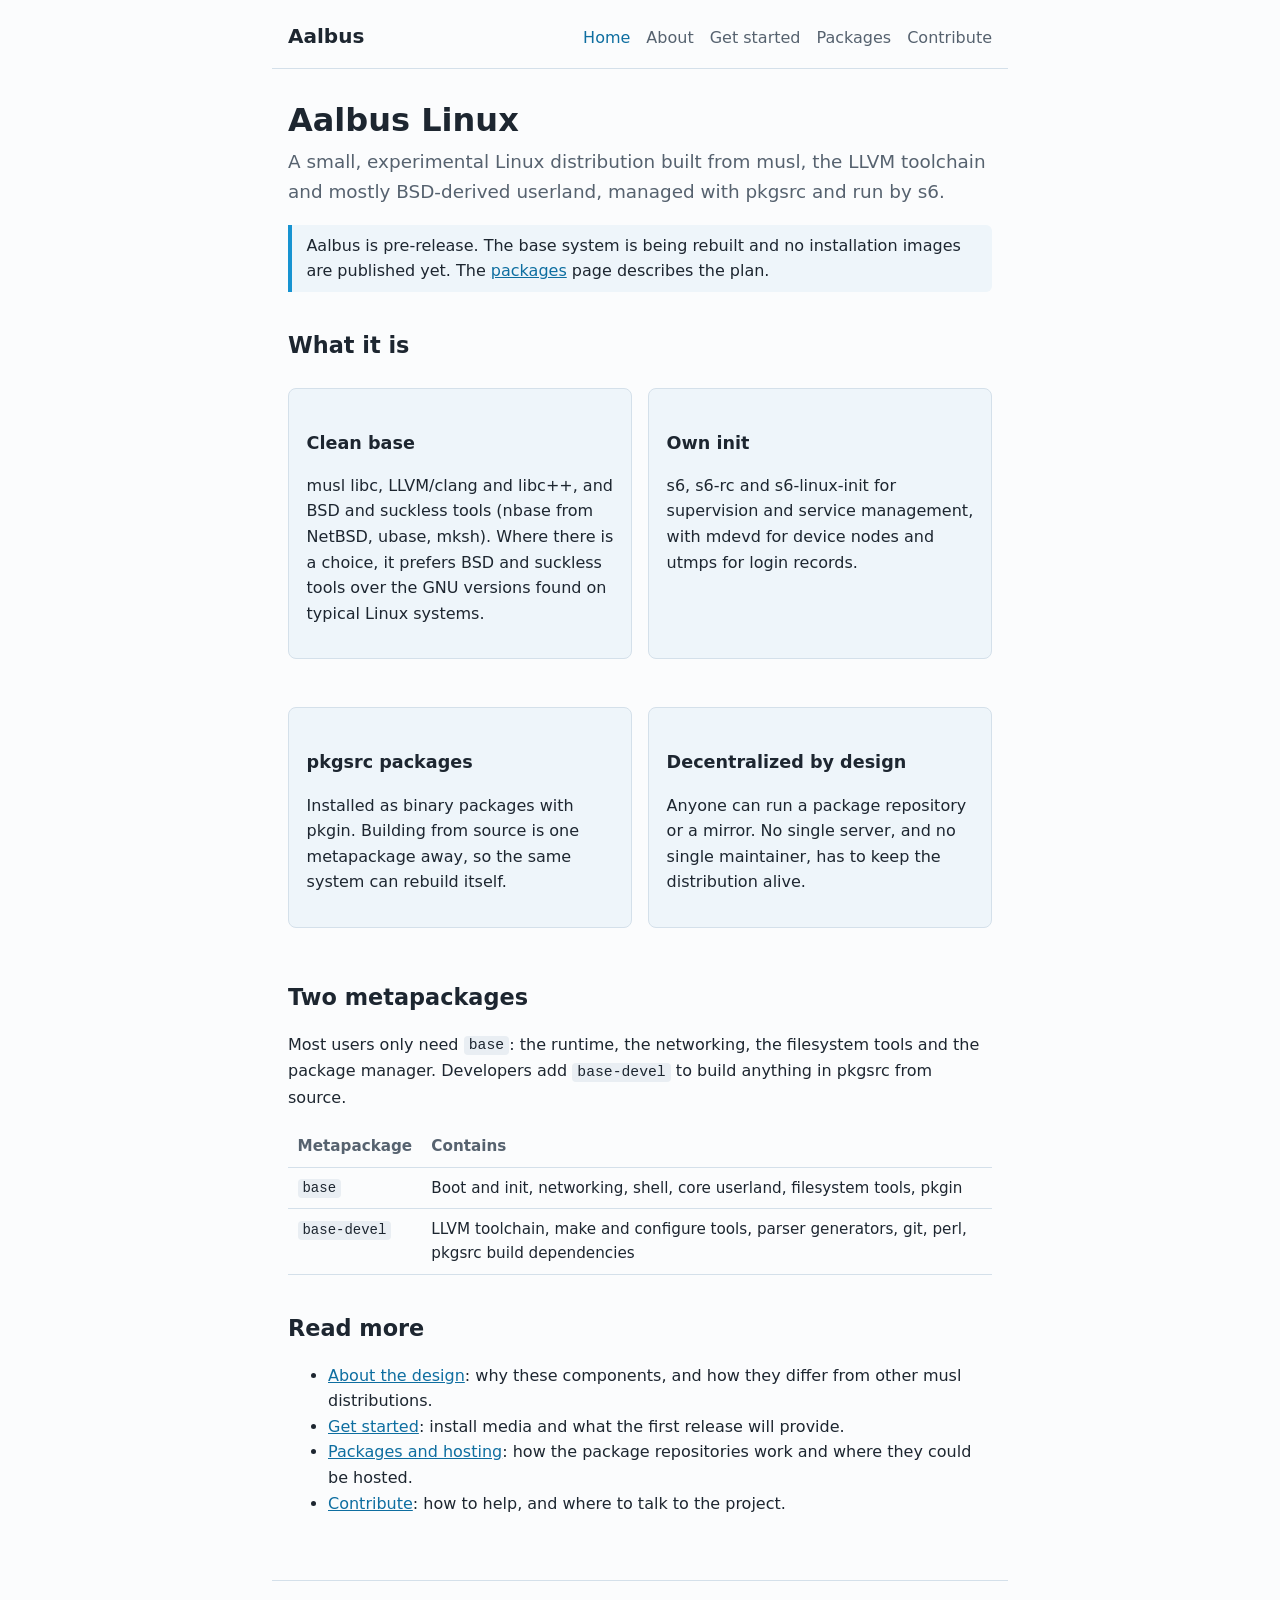
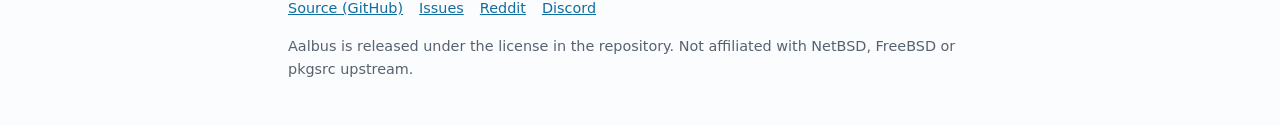
<file: website/index.html>
<!doctype html>
<html lang="en">
<head>
  <meta charset="utf-8">
  <meta name="viewport" content="width=device-width, initial-scale=1">
  <title>Aalbus Linux</title>
  <meta name="description" content="Aalbus is an experimental Linux distribution built on musl, LLVM and BSD-derived userland, with s6 init and a decentralized pkgsrc-based package system.">
  <link rel="stylesheet" href="style.css">
</head>
<body>
<header class="site">
  <a class="brand" href="index.html">Aalbus</a>
  <nav class="site" aria-label="Main">
    <ul>
      <li><a href="index.html" aria-current="page">Home</a></li>
      <li><a href="about.html">About</a></li>
      <li><a href="get-started.html">Get started</a></li>
      <li><a href="repositories.html">Packages</a></li>
      <li><a href="contribute.html">Contribute</a></li>
    </ul>
  </nav>
</header>

<main>
  <h1>Aalbus Linux</h1>
  <p class="lead">A small, experimental Linux distribution built from musl, the LLVM toolchain and mostly BSD-derived userland, managed with pkgsrc and run by s6.</p>

  <div class="notice">
    Aalbus is pre-release. The base system is being rebuilt and no installation images are published yet.
    The <a href="repositories.html">packages</a> page describes the plan.
  </div>

  <h2>What it is</h2>
  <div class="grid two">
    <div class="card">
      <h3>Clean base</h3>
      <p>musl libc, LLVM/clang and libc++, and BSD and suckless tools (nbase from NetBSD, ubase, mksh). Where there is a choice, it prefers BSD and suckless tools over the GNU versions found on typical Linux systems.</p>
    </div>
    <div class="card">
      <h3>Own init</h3>
      <p>s6, s6-rc and s6-linux-init for supervision and service management, with mdevd for device nodes and utmps for login records.</p>
    </div>
    <div class="card">
      <h3>pkgsrc packages</h3>
      <p>Installed as binary packages with pkgin. Building from source is one metapackage away, so the same system can rebuild itself.</p>
    </div>
    <div class="card">
      <h3>Decentralized by design</h3>
      <p>Anyone can run a package repository or a mirror. No single server, and no single maintainer, has to keep the distribution alive.</p>
    </div>
  </div>

  <h2>Two metapackages</h2>
  <p>Most users only need <code>base</code>: the runtime, the networking, the filesystem tools and the package manager. Developers add <code>base-devel</code> to build anything in pkgsrc from source.</p>
  <table>
    <thead><tr><th>Metapackage</th><th>Contains</th></tr></thead>
    <tbody>
      <tr><td><code>base</code></td><td>Boot and init, networking, shell, core userland, filesystem tools, pkgin</td></tr>
      <tr><td><code>base-devel</code></td><td>LLVM toolchain, make and configure tools, parser generators, git, perl, pkgsrc build dependencies</td></tr>
    </tbody>
  </table>

  <h2>Read more</h2>
  <ul>
    <li><a href="about.html">About the design</a>: why these components, and how they differ from other musl distributions.</li>
    <li><a href="get-started.html">Get started</a>: install media and what the first release will provide.</li>
    <li><a href="repositories.html">Packages and hosting</a>: how the package repositories work and where they could be hosted.</li>
    <li><a href="contribute.html">Contribute</a>: how to help, and where to talk to the project.</li>
  </ul>
</main>

<footer class="site">
  <ul>
    <li><a href="https://github.com/Aalbus-linux/Aalbus">Source (GitHub)</a></li>
    <li><a href="https://github.com/Aalbus-linux/Aalbus/issues">Issues</a></li>
    <li><a href="https://www.reddit.com/r/aalbuslinux/">Reddit</a></li>
    <li><a href="https://discord.gg/8fg4uP3vgY">Discord</a></li>
  </ul>
  <p>Aalbus is released under the license in the repository. Not affiliated with NetBSD, FreeBSD or pkgsrc upstream.</p>
</footer>
</body>
</html>
</file>
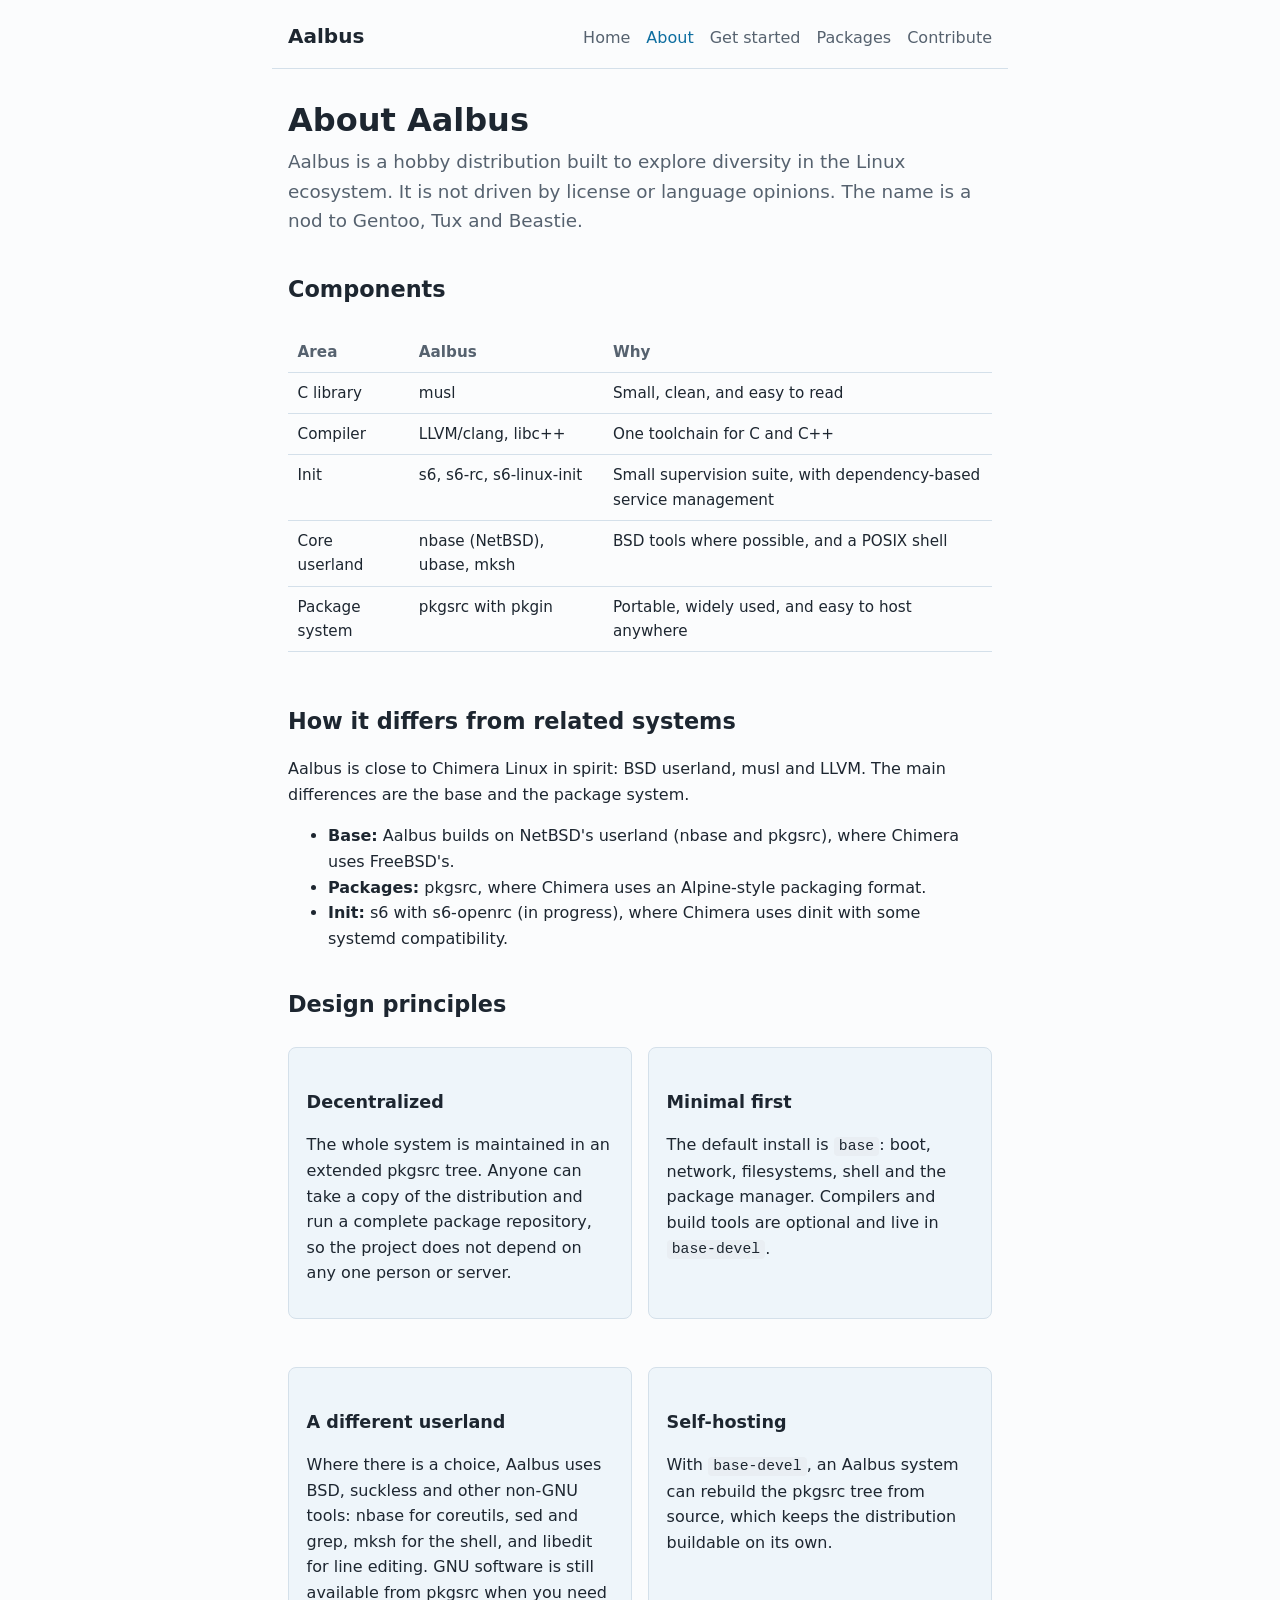
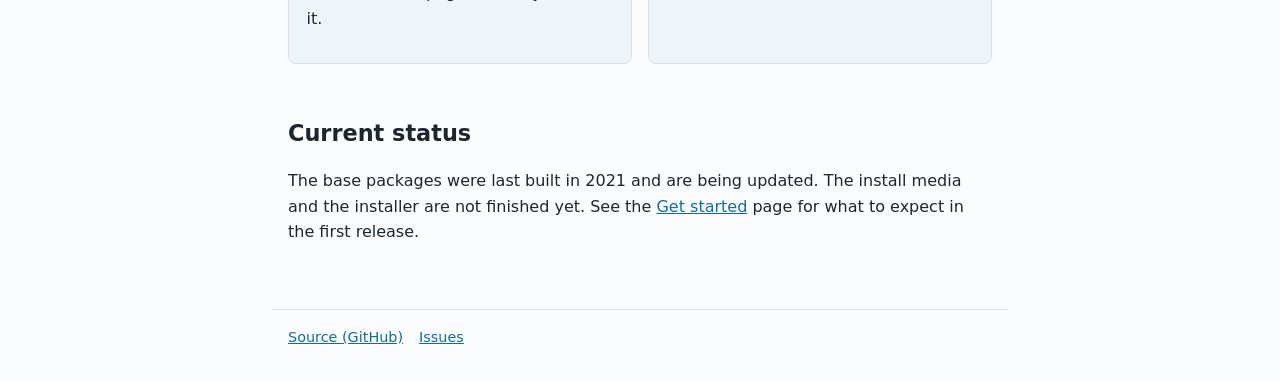
<file: website/about.html>
<!doctype html>
<html lang="en">
<head>
  <meta charset="utf-8">
  <meta name="viewport" content="width=device-width, initial-scale=1">
  <title>About - Aalbus Linux</title>
  <meta name="description" content="Design of Aalbus Linux: musl, LLVM, BSD userland, s6 init and pkgsrc.">
  <link rel="stylesheet" href="style.css">
</head>
<body>
<header class="site">
  <a class="brand" href="index.html">Aalbus</a>
  <nav class="site" aria-label="Main">
    <ul>
      <li><a href="index.html">Home</a></li>
      <li><a href="about.html" aria-current="page">About</a></li>
      <li><a href="get-started.html">Get started</a></li>
      <li><a href="repositories.html">Packages</a></li>
      <li><a href="contribute.html">Contribute</a></li>
    </ul>
  </nav>
</header>

<main>
  <h1>About Aalbus</h1>
  <p class="lead">Aalbus is a hobby distribution built to explore diversity in the Linux ecosystem. It is not driven by license or language opinions. The name is a nod to Gentoo, Tux and Beastie.</p>

  <h2>Components</h2>
  <div class="table-wrap">
    <table>
      <thead><tr><th>Area</th><th>Aalbus</th><th>Why</th></tr></thead>
      <tbody>
        <tr><td>C library</td><td>musl</td><td>Small, clean, and easy to read</td></tr>
        <tr><td>Compiler</td><td>LLVM/clang, libc++</td><td>One toolchain for C and C++</td></tr>
        <tr><td>Init</td><td>s6, s6-rc, s6-linux-init</td><td>Small supervision suite, with dependency-based service management</td></tr>
        <tr><td>Core userland</td><td>nbase (NetBSD), ubase, mksh</td><td>BSD tools where possible, and a POSIX shell</td></tr>
        <tr><td>Package system</td><td>pkgsrc with pkgin</td><td>Portable, widely used, and easy to host anywhere</td></tr>
      </tbody>
    </table>
  </div>

  <h2>How it differs from related systems</h2>
  <p>Aalbus is close to Chimera Linux in spirit: BSD userland, musl and LLVM. The main differences are the base and the package system.</p>
  <ul>
    <li><strong>Base:</strong> Aalbus builds on NetBSD's userland (nbase and pkgsrc), where Chimera uses FreeBSD's.</li>
    <li><strong>Packages:</strong> pkgsrc, where Chimera uses an Alpine-style packaging format.</li>
    <li><strong>Init:</strong> s6 with s6-openrc (in progress), where Chimera uses dinit with some systemd compatibility.</li>
  </ul>

  <h2>Design principles</h2>
  <div class="grid two">
    <div class="card">
      <h3>Decentralized</h3>
      <p>The whole system is maintained in an extended pkgsrc tree. Anyone can take a copy of the distribution and run a complete package repository, so the project does not depend on any one person or server.</p>
    </div>
    <div class="card">
      <h3>Minimal first</h3>
      <p>The default install is <code>base</code>: boot, network, filesystems, shell and the package manager. Compilers and build tools are optional and live in <code>base-devel</code>.</p>
    </div>
    <div class="card">
      <h3>A different userland</h3>
      <p>Where there is a choice, Aalbus uses BSD, suckless and other non-GNU tools: nbase for coreutils, sed and grep, mksh for the shell, and libedit for line editing. GNU software is still available from pkgsrc when you need it.</p>
    </div>
    <div class="card">
      <h3>Self-hosting</h3>
      <p>With <code>base-devel</code>, an Aalbus system can rebuild the pkgsrc tree from source, which keeps the distribution buildable on its own.</p>
    </div>
  </div>

  <h2>Current status</h2>
  <p>The base packages were last built in 2021 and are being updated. The install media and the installer are not finished yet. See the <a href="get-started.html">Get started</a> page for what to expect in the first release.</p>
</main>

<footer class="site">
  <ul>
    <li><a href="https://github.com/Aalbus-linux/Aalbus">Source (GitHub)</a></li>
    <li><a href="https://github.com/Aalbus-linux/Aalbus/issues">Issues</a></li>
  </ul>
</footer>
</body>
</html>
</file>
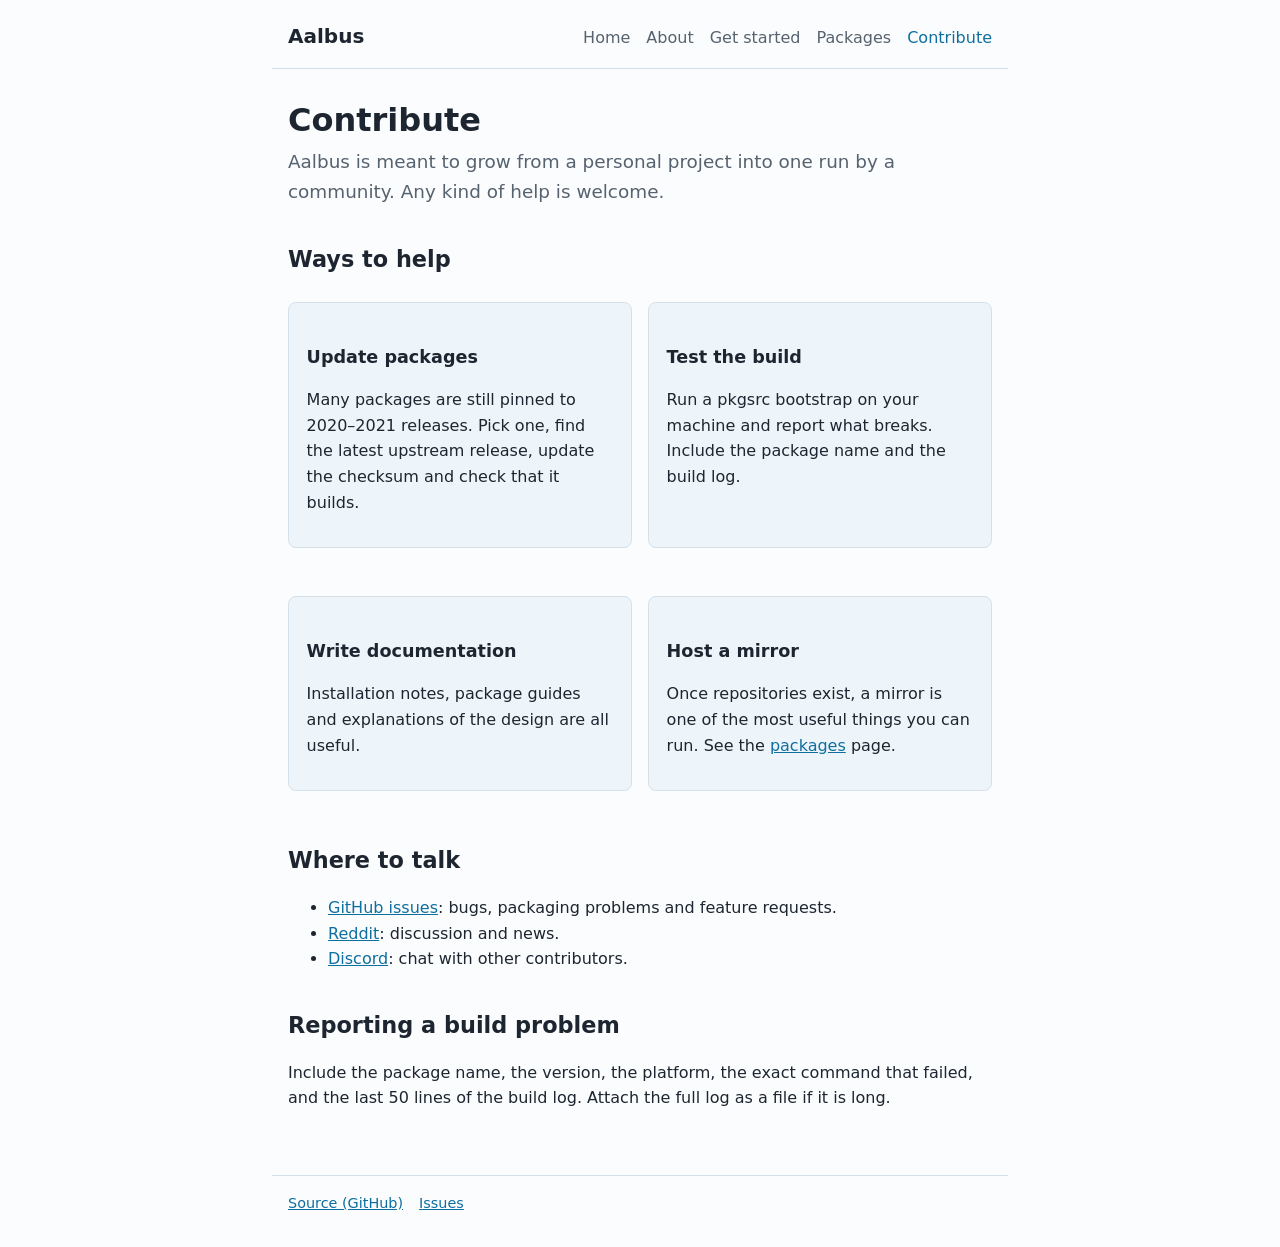
<file: website/contribute.html>
<!doctype html>
<html lang="en">
<head>
  <meta charset="utf-8">
  <meta name="viewport" content="width=device-width, initial-scale=1">
  <title>Contribute - Aalbus Linux</title>
  <meta name="description" content="How to help Aalbus Linux: packaging, testing, documentation and discussion.">
  <link rel="stylesheet" href="style.css">
</head>
<body>
<header class="site">
  <a class="brand" href="index.html">Aalbus</a>
  <nav class="site" aria-label="Main">
    <ul>
      <li><a href="index.html">Home</a></li>
      <li><a href="about.html">About</a></li>
      <li><a href="get-started.html">Get started</a></li>
      <li><a href="repositories.html">Packages</a></li>
      <li><a href="contribute.html" aria-current="page">Contribute</a></li>
    </ul>
  </nav>
</header>

<main>
  <h1>Contribute</h1>
  <p class="lead">Aalbus is meant to grow from a personal project into one run by a community. Any kind of help is welcome.</p>

  <h2>Ways to help</h2>
  <div class="grid two">
    <div class="card">
      <h3>Update packages</h3>
      <p>Many packages are still pinned to 2020–2021 releases. Pick one, find the latest upstream release, update the checksum and check that it builds.</p>
    </div>
    <div class="card">
      <h3>Test the build</h3>
      <p>Run a pkgsrc bootstrap on your machine and report what breaks. Include the package name and the build log.</p>
    </div>
    <div class="card">
      <h3>Write documentation</h3>
      <p>Installation notes, package guides and explanations of the design are all useful.</p>
    </div>
    <div class="card">
      <h3>Host a mirror</h3>
      <p>Once repositories exist, a mirror is one of the most useful things you can run. See the <a href="repositories.html">packages</a> page.</p>
    </div>
  </div>

  <h2>Where to talk</h2>
  <ul>
    <li><a href="https://github.com/Aalbus-linux/Aalbus/issues">GitHub issues</a>: bugs, packaging problems and feature requests.</li>
    <li><a href="https://www.reddit.com/r/aalbuslinux/">Reddit</a>: discussion and news.</li>
    <li><a href="https://discord.gg/8fg4uP3vgY">Discord</a>: chat with other contributors.</li>
  </ul>

  <h2>Reporting a build problem</h2>
  <p>Include the package name, the version, the platform, the exact command that failed, and the last 50 lines of the build log. Attach the full log as a file if it is long.</p>
</main>

<footer class="site">
  <ul>
    <li><a href="https://github.com/Aalbus-linux/Aalbus">Source (GitHub)</a></li>
    <li><a href="https://github.com/Aalbus-linux/Aalbus/issues">Issues</a></li>
  </ul>
</footer>
</body>
</html>
</file>
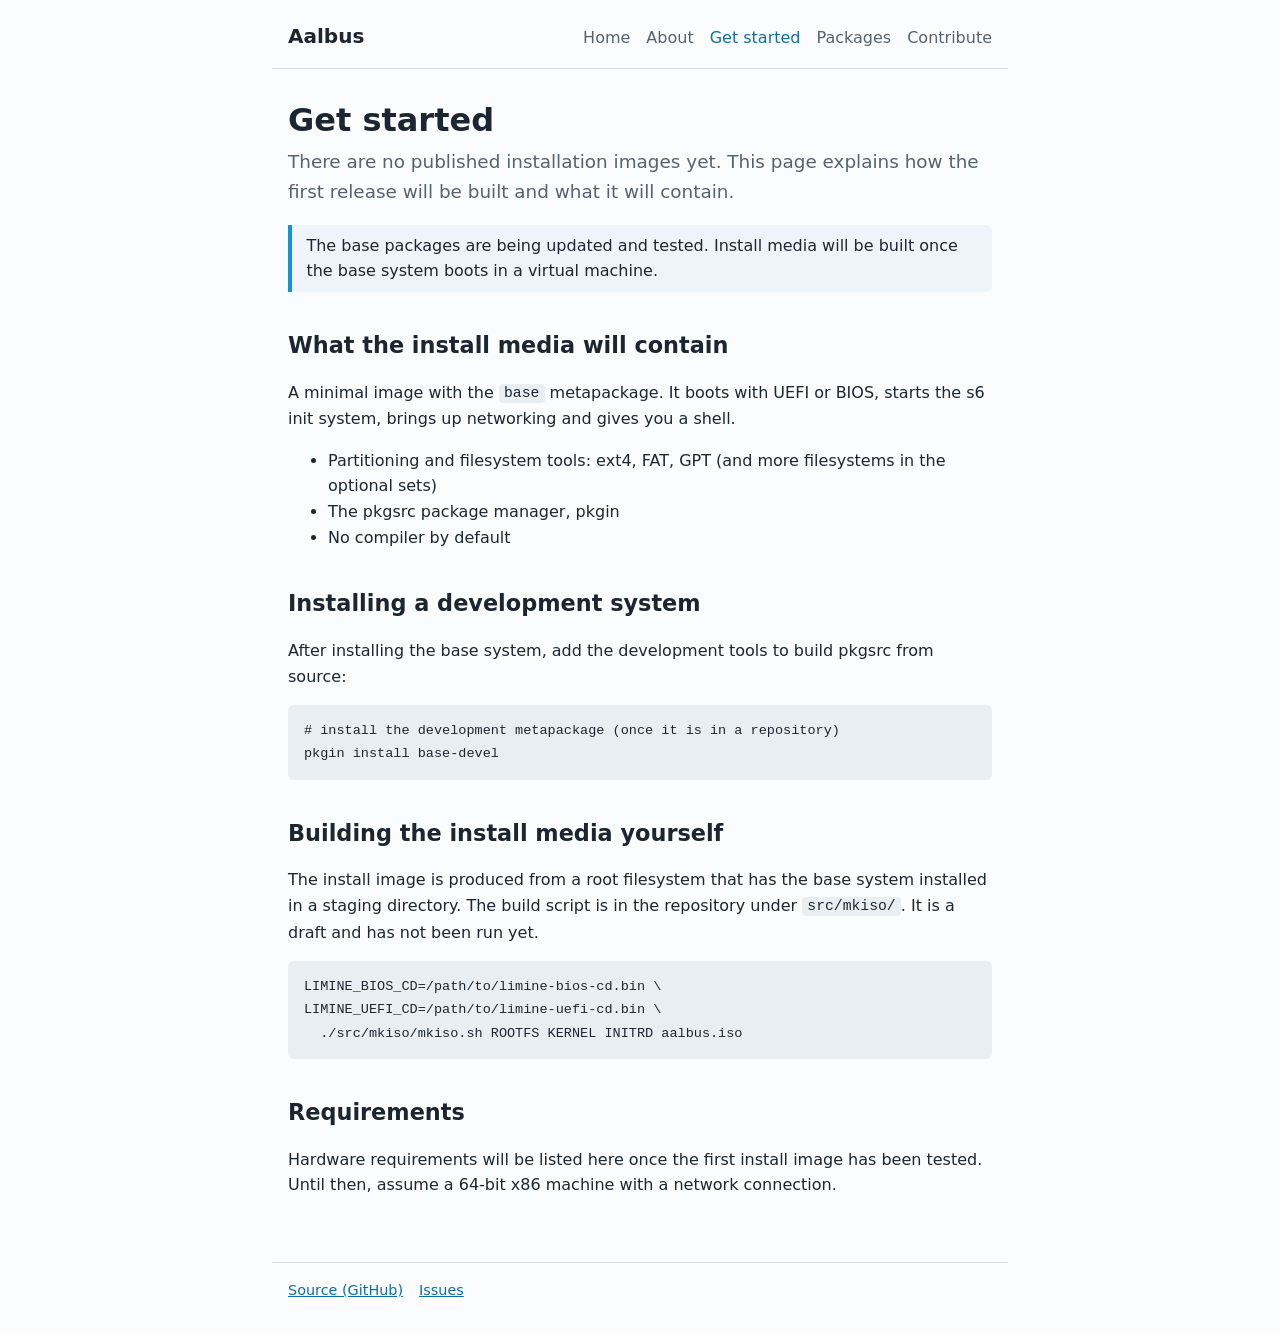
<file: website/get-started.html>
<!doctype html>
<html lang="en">
<head>
  <meta charset="utf-8">
  <meta name="viewport" content="width=device-width, initial-scale=1">
  <title>Get started - Aalbus Linux</title>
  <meta name="description" content="How to get Aalbus Linux: install media, the base system and the development metapackage.">
  <link rel="stylesheet" href="style.css">
</head>
<body>
<header class="site">
  <a class="brand" href="index.html">Aalbus</a>
  <nav class="site" aria-label="Main">
    <ul>
      <li><a href="index.html">Home</a></li>
      <li><a href="about.html">About</a></li>
      <li><a href="get-started.html" aria-current="page">Get started</a></li>
      <li><a href="repositories.html">Packages</a></li>
      <li><a href="contribute.html">Contribute</a></li>
    </ul>
  </nav>
</header>

<main>
  <h1>Get started</h1>
  <p class="lead">There are no published installation images yet. This page explains how the first release will be built and what it will contain.</p>

  <div class="notice">
    The base packages are being updated and tested. Install media will be built once the base system boots in a virtual machine.
  </div>

  <h2>What the install media will contain</h2>
  <p>A minimal image with the <code>base</code> metapackage. It boots with UEFI or BIOS, starts the s6 init system, brings up networking and gives you a shell.</p>
  <ul>
    <li>Partitioning and filesystem tools: ext4, FAT, GPT (and more filesystems in the optional sets)</li>
    <li>The pkgsrc package manager, pkgin</li>
    <li>No compiler by default</li>
  </ul>

  <h2>Installing a development system</h2>
  <p>After installing the base system, add the development tools to build pkgsrc from source:</p>
  <pre><code># install the development metapackage (once it is in a repository)
pkgin install base-devel</code></pre>

  <h2>Building the install media yourself</h2>
  <p>The install image is produced from a root filesystem that has the base system installed in a staging directory. The build script is in the repository under <code>src/mkiso/</code>. It is a draft and has not been run yet.</p>
  <pre><code>LIMINE_BIOS_CD=/path/to/limine-bios-cd.bin \
LIMINE_UEFI_CD=/path/to/limine-uefi-cd.bin \
  ./src/mkiso/mkiso.sh ROOTFS KERNEL INITRD aalbus.iso</code></pre>

  <h2>Requirements</h2>
  <p>Hardware requirements will be listed here once the first install image has been tested. Until then, assume a 64-bit x86 machine with a network connection.</p>
</main>

<footer class="site">
  <ul>
    <li><a href="https://github.com/Aalbus-linux/Aalbus">Source (GitHub)</a></li>
    <li><a href="https://github.com/Aalbus-linux/Aalbus/issues">Issues</a></li>
  </ul>
</footer>
</body>
</html>
</file>
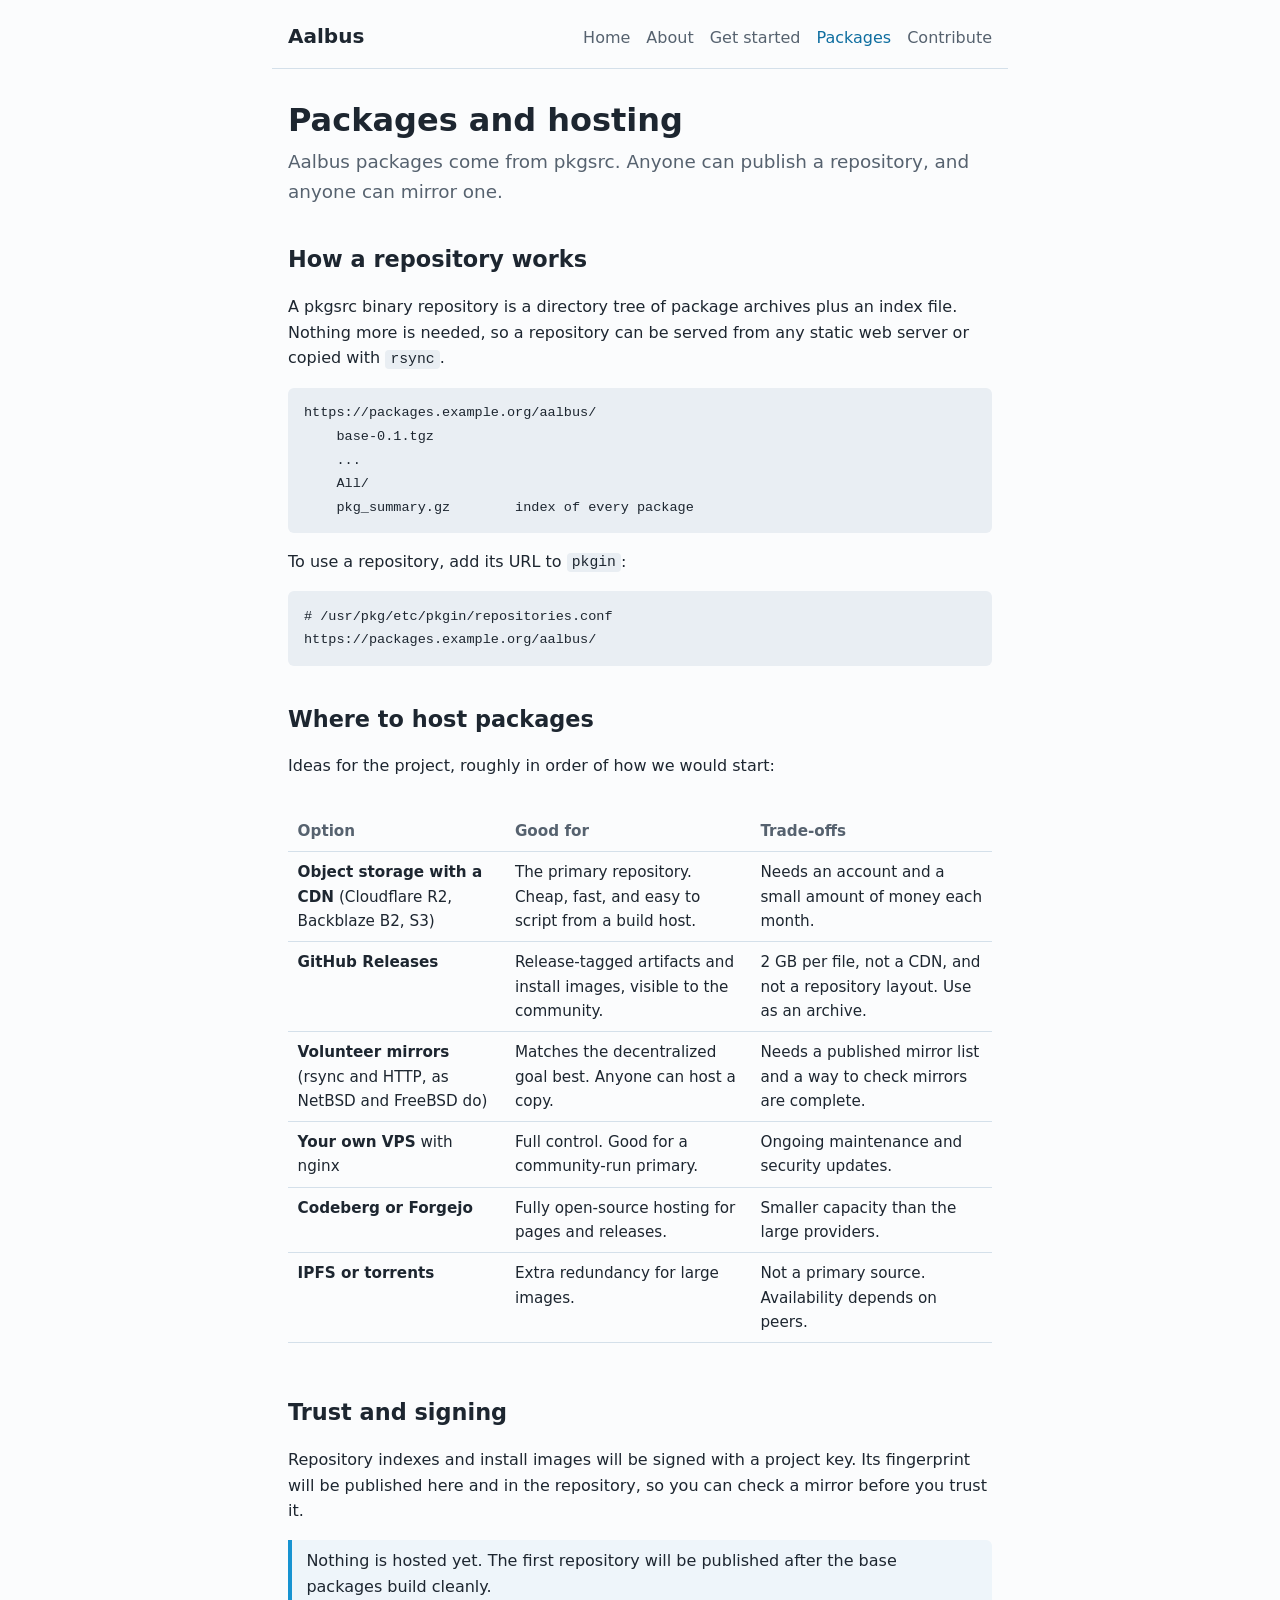
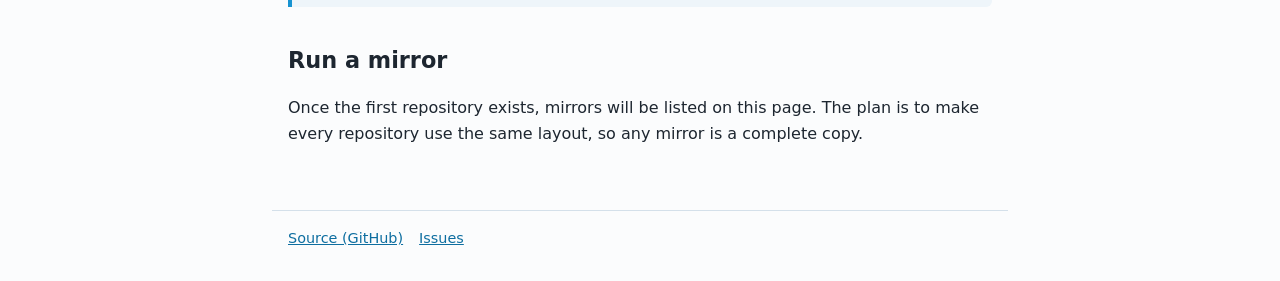
<file: website/repositories.html>
<!doctype html>
<html lang="en">
<head>
  <meta charset="utf-8">
  <meta name="viewport" content="width=device-width, initial-scale=1">
  <title>Packages and hosting - Aalbus Linux</title>
  <meta name="description" content="How Aalbus binary package repositories work, and how anyone can host or mirror them.">
  <link rel="stylesheet" href="style.css">
</head>
<body>
<header class="site">
  <a class="brand" href="index.html">Aalbus</a>
  <nav class="site" aria-label="Main">
    <ul>
      <li><a href="index.html">Home</a></li>
      <li><a href="about.html">About</a></li>
      <li><a href="get-started.html">Get started</a></li>
      <li><a href="repositories.html" aria-current="page">Packages</a></li>
      <li><a href="contribute.html">Contribute</a></li>
    </ul>
  </nav>
</header>

<main>
  <h1>Packages and hosting</h1>
  <p class="lead">Aalbus packages come from pkgsrc. Anyone can publish a repository, and anyone can mirror one.</p>

  <h2>How a repository works</h2>
  <p>A pkgsrc binary repository is a directory tree of package archives plus an index file. Nothing more is needed, so a repository can be served from any static web server or copied with <code>rsync</code>.</p>
  <pre><code>https://packages.example.org/aalbus/
    base-0.1.tgz
    ...
    All/
    pkg_summary.gz        index of every package</code></pre>

  <p>To use a repository, add its URL to <code>pkgin</code>:</p>
  <pre><code># /usr/pkg/etc/pkgin/repositories.conf
https://packages.example.org/aalbus/</code></pre>

  <h2>Where to host packages</h2>
  <p>Ideas for the project, roughly in order of how we would start:</p>
  <div class="table-wrap">
    <table>
      <thead><tr><th>Option</th><th>Good for</th><th>Trade-offs</th></tr></thead>
      <tbody>
        <tr>
          <td><strong>Object storage with a CDN</strong> (Cloudflare R2, Backblaze B2, S3)</td>
          <td>The primary repository. Cheap, fast, and easy to script from a build host.</td>
          <td>Needs an account and a small amount of money each month.</td>
        </tr>
        <tr>
          <td><strong>GitHub Releases</strong></td>
          <td>Release-tagged artifacts and install images, visible to the community.</td>
          <td>2 GB per file, not a CDN, and not a repository layout. Use as an archive.</td>
        </tr>
        <tr>
          <td><strong>Volunteer mirrors</strong> (rsync and HTTP, as NetBSD and FreeBSD do)</td>
          <td>Matches the decentralized goal best. Anyone can host a copy.</td>
          <td>Needs a published mirror list and a way to check mirrors are complete.</td>
        </tr>
        <tr>
          <td><strong>Your own VPS</strong> with nginx</td>
          <td>Full control. Good for a community-run primary.</td>
          <td>Ongoing maintenance and security updates.</td>
        </tr>
        <tr>
          <td><strong>Codeberg or Forgejo</strong></td>
          <td>Fully open-source hosting for pages and releases.</td>
          <td>Smaller capacity than the large providers.</td>
        </tr>
        <tr>
          <td><strong>IPFS or torrents</strong></td>
          <td>Extra redundancy for large images.</td>
          <td>Not a primary source. Availability depends on peers.</td>
        </tr>
      </tbody>
    </table>
  </div>

  <h2>Trust and signing</h2>
  <p>Repository indexes and install images will be signed with a project key. Its fingerprint will be published here and in the repository, so you can check a mirror before you trust it.</p>

  <div class="notice">
    Nothing is hosted yet. The first repository will be published after the base packages build cleanly.
  </div>

  <h2>Run a mirror</h2>
  <p>Once the first repository exists, mirrors will be listed on this page. The plan is to make every repository use the same layout, so any mirror is a complete copy.</p>
</main>

<footer class="site">
  <ul>
    <li><a href="https://github.com/Aalbus-linux/Aalbus">Source (GitHub)</a></li>
    <li><a href="https://github.com/Aalbus-linux/Aalbus/issues">Issues</a></li>
  </ul>
</footer>
</body>
</html>
</file>
<file: website/style.css>
/* Aalbus project website. Plain CSS, no external resources. */

:root {
  --bg: #fbfcfd;
  --fg: #1d2630;
  --muted: #56626f;
  --accent: rgb(23, 147, 209);   /* from os-release ANSI_COLOR */
  --accent-strong: rgb(14, 110, 160);
  --surface: #eef5fa;
  --border: #d4e0ea;
  --code-bg: #e9eef3;
  --max: 46rem;
}

@media (prefers-color-scheme: dark) {
  :root:not([data-theme="light"]) {
    --bg: #0f151b;
    --fg: #e4ebf1;
    --muted: #9aa8b5;
    --accent: rgb(96, 189, 235);
    --accent-strong: rgb(140, 210, 245);
    --surface: #17212b;
    --border: #2a3947;
    --code-bg: #1b2631;
  }
}

:root[data-theme="dark"] {
  --bg: #0f151b;
  --fg: #e4ebf1;
  --muted: #9aa8b5;
  --accent: rgb(96, 189, 235);
  --accent-strong: rgb(140, 210, 245);
  --surface: #17212b;
  --border: #2a3947;
  --code-bg: #1b2631;
}

* { box-sizing: border-box; }

html { -webkit-text-size-adjust: 100%; }

body {
  margin: 0;
  background: var(--bg);
  color: var(--fg);
  font: 1rem/1.6 system-ui, -apple-system, "Segoe UI", Roboto, sans-serif;
}

a { color: var(--accent-strong); }
a:hover { color: var(--accent); }

header.site, footer.site, main {
  width: 100%;
  max-width: var(--max);
  margin: 0 auto;
  padding-left: 16px;
  padding-right: 16px;
}

header.site {
  display: flex;
  flex-wrap: wrap;
  align-items: baseline;
  justify-content: space-between;
  gap: 0.5rem 1.5rem;
  padding-top: 1.25rem;
  padding-bottom: 1rem;
  border-bottom: 1px solid var(--border);
}

.brand {
  font-weight: 700;
  font-size: 1.25rem;
  color: var(--fg);
  text-decoration: none;
}

nav.site ul {
  list-style: none;
  margin: 0;
  padding: 0;
  display: flex;
  flex-wrap: wrap;
  gap: 0.25rem 1rem;
}

nav.site a {
  color: var(--muted);
  text-decoration: none;
}

nav.site a[aria-current="page"], nav.site a:hover { color: var(--accent-strong); }

main { padding-top: 2rem; padding-bottom: 3rem; }

h1 { font-size: 2rem; line-height: 1.2; margin: 0 0 0.5rem; }
h2 { font-size: 1.4rem; margin: 2.25rem 0 0.5rem; }
h3 { font-size: 1.1rem; margin: 1.5rem 0 0.25rem; }

.lead { font-size: 1.15rem; color: var(--muted); margin-top: 0; }

code, pre {
  font-family: ui-monospace, SFMono-Regular, Menlo, Consolas, monospace;
  font-size: 0.92em;
}

code {
  background: var(--code-bg);
  padding: 0.1em 0.35em;
  border-radius: 4px;
}

pre {
  background: var(--code-bg);
  padding: 0.85rem 1rem;
  border-radius: 6px;
  overflow-x: auto;
  white-space: pre;
}

pre code { background: none; padding: 0; }

.card {
  background: var(--surface);
  border: 1px solid var(--border);
  border-radius: 8px;
  padding: 1rem 1.1rem;
  margin: 1rem 0;
}

.grid {
  display: grid;
  gap: 1rem;
  grid-template-columns: 1fr;
}

@media (min-width: 40rem) {
  .grid.two { grid-template-columns: 1fr 1fr; }
}

table {
  width: 100%;
  border-collapse: collapse;
  margin: 1rem 0;
  font-size: 0.95rem;
}

th, td {
  text-align: left;
  padding: 0.5rem 0.6rem;
  border-bottom: 1px solid var(--border);
  vertical-align: top;
}

th { color: var(--muted); font-weight: 600; }

.table-wrap { overflow-x: auto; }

.notice {
  border-left: 4px solid var(--accent);
  padding: 0.5rem 0.9rem;
  background: var(--surface);
  border-radius: 0 6px 6px 0;
  margin: 1rem 0;
}

footer.site {
  border-top: 1px solid var(--border);
  padding-top: 1rem;
  padding-bottom: 2rem;
  color: var(--muted);
  font-size: 0.9rem;
}

footer.site ul {
  list-style: none;
  padding: 0;
  margin: 0;
  display: flex;
  flex-wrap: wrap;
  gap: 0.25rem 1rem;
}

img, svg { max-width: 100%; height: auto; }
</file>
